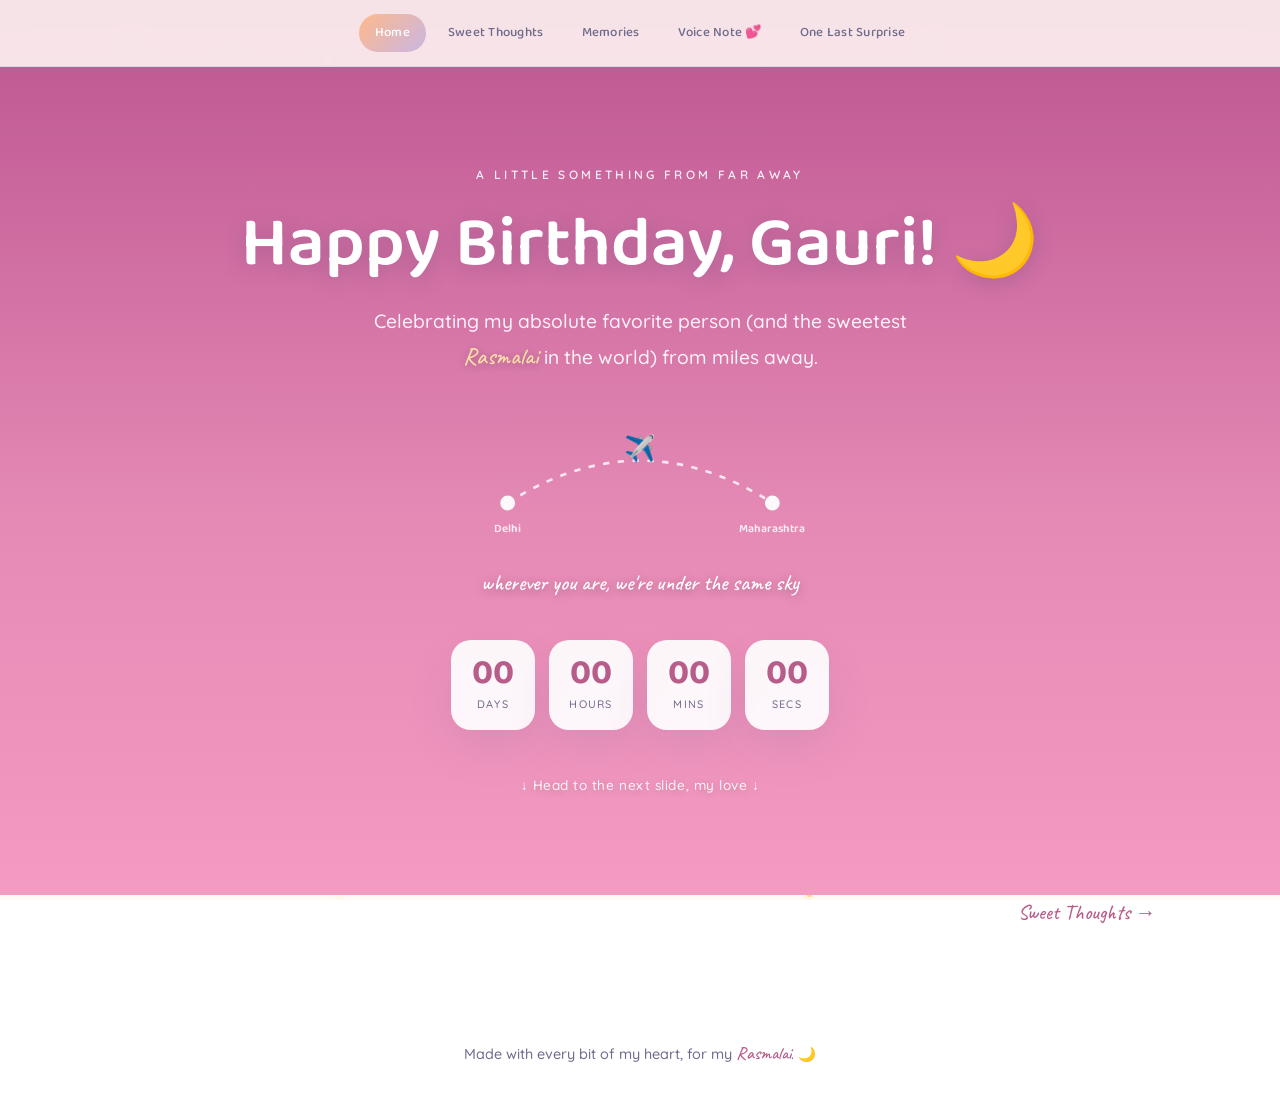
<file: index.html>
<!DOCTYPE html>
<html lang="en">
<head>
<meta charset="UTF-8" />
<meta name="viewport" content="width=device-width, initial-scale=1.0" />
<title>Happy Birthday, Gauri 🌙</title>
<link rel="preconnect" href="https://fonts.googleapis.com">
<link rel="preconnect" href="https://fonts.gstatic.com" crossorigin>
<link href="https://fonts.googleapis.com/css2?family=Baloo+2:wght@500;600;700;800&family=Caveat:wght@600;700&family=Quicksand:wght@400;500;600;700&display=swap" rel="stylesheet">
<link rel="stylesheet" href="css/style.css">
</head>
<body>

<div id="particle-layer" aria-hidden="true"></div>



<canvas id="confetti-canvas"></canvas>

<nav class="slide-nav">
  <a href="index.html" class="active">Home</a>
  <a href="thoughts.html">Sweet Thoughts</a>
  <a href="memories.html">Memories</a>
  <a href="jukebox.html">Voice Note 💕</a>
  <a href="surprise.html">One Last Surprise</a>
</nav>

<header class="hero">
  <div class="hero-eyebrow">A little something from far away</div>
  <h1>Happy Birthday, Gauri! 🌙</h1>
  <p class="subtitle">Celebrating my absolute favorite person (and the sweetest <span class="script">Rasmalai</span> in the world) from miles away.</p>

  <!-- Distance illustration: two pins joined by a dashed flight path -->
<svg class="distance-map" viewBox="0 0 340 130" aria-hidden="true">
  <path class="flight-path" d="M45,85 Q170,5 295,85" />
  <circle class="pin" cx="45" cy="85" r="7"></circle>
  <circle class="pin" cx="295" cy="85" r="7"></circle>
  <text class="plane" x="155" y="42" font-size="24">✈️</text>
  <text class="city-label" x="45" y="112" text-anchor="middle">Delhi</text>
  <text class="city-label" x="295" y="112" text-anchor="middle">Maharashtra</text>
</svg>
  <div class="same-sky-note">wherever you are, we're under the same sky</div>

  <div class="countdown" id="countdown" aria-live="polite">
    <div class="unit"><span class="num" id="cd-days">00</span><span class="label">Days</span></div>
    <div class="unit"><span class="num" id="cd-hours">00</span><span class="label">Hours</span></div>
    <div class="unit"><span class="num" id="cd-mins">00</span><span class="label">Mins</span></div>
    <div class="unit"><span class="num" id="cd-secs">00</span><span class="label">Secs</span></div>
  </div>

  <div class="scroll-hint">↓ Head to the next slide, my love ↓</div>
</header>

<div class="reveal-content">
  <div class="slide-footer-nav">
    <span></span>
    <a href="thoughts.html">Sweet Thoughts →</a>
  </div>
  <footer class="page-footer">Made with every bit of my heart, for my <span class="script">Rasmalai</span>. 🌙</footer>
</div>

<script src="js/data.js"></script>
<script src="js/lock.js"></script>
<script src="js/particles.js"></script>
<script src="js/countdown.js"></script>
</body>
</html>
</file>
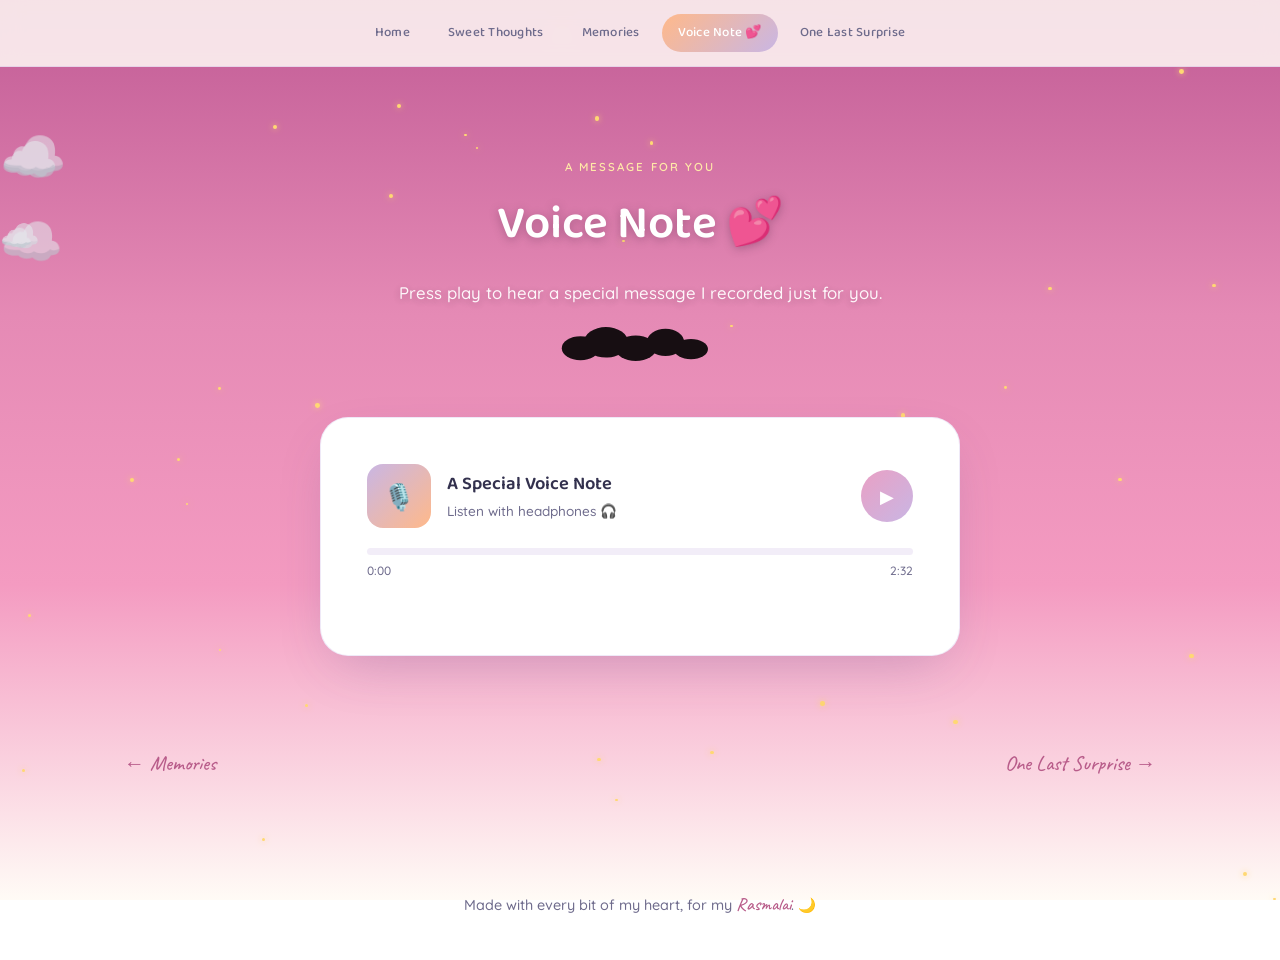
<file: jukebox.html>
<!DOCTYPE html>
<html lang="en">
<head>
<meta charset="UTF-8" />
<meta name="viewport" content="width=device-width, initial-scale=1.0" />
<title>A Special Voice Note 💕</title>
<link rel="preconnect" href="https://fonts.googleapis.com">
<link rel="preconnect" href="https://fonts.gstatic.com" crossorigin>
<link href="https://fonts.googleapis.com/css2?family=Baloo+2:wght@500;600;700;800&family=Caveat:wght@600;700&family=Quicksand:wght@400;500;600;700&display=swap" rel="stylesheet">
<link rel="stylesheet" href="css/style.css">
</head>
<body>

<div id="particle-layer" aria-hidden="true"></div>

<nav class="slide-nav">
  <a href="index.html">Home</a>
  <a href="thoughts.html">Sweet Thoughts</a>
  <a href="memories.html">Memories</a>
  <a href="jukebox.html" class="active">Voice Note 💕</a>
  <a href="surprise.html">One Last Surprise</a>
</nav>

<div class="reveal-content">
  <section class="section">
    <div class="section-head">
      <div class="eyebrow">A Message For You</div>
      <h2>Voice Note 💕</h2>
      <p>Press play to hear a special message I recorded just for you.</p>
      <svg class="cloud-divider" viewBox="0 0 220 40" aria-hidden="true">
        <ellipse cx="40" cy="25" rx="22" ry="14"></ellipse>
        <ellipse cx="70" cy="18" rx="26" ry="18"></ellipse>
        <ellipse cx="105" cy="25" rx="24" ry="15"></ellipse>
        <ellipse cx="140" cy="18" rx="22" ry="16"></ellipse>
        <ellipse cx="170" cy="26" rx="20" ry="12"></ellipse>
      </svg>
    </div>

    <div class="jukebox">
      <div class="jukebox-track">
        <div class="jukebox-art">🎙️</div>
        <div class="jukebox-meta">
          <div class="title" id="jukebox-title">A Special Voice Note</div>
          <div class="artist" id="jukebox-subtitle">Listen with headphones 🎧</div>
        </div>
        <button class="play-btn" id="play-btn" aria-label="Play or pause">▶</button>
      </div>
      <div class="progress-track"><div class="progress-fill" id="progress-fill"></div></div>
      <div class="progress-time"><span id="progress-current">0:00</span><span id="progress-total">0:00</span></div>

      <div class="spotify-slot" id="spotify-slot"></div>
    </div>
  </section>

  <div class="slide-footer-nav">
    <a href="memories.html">← Memories</a>
    <a href="surprise.html">One Last Surprise →</a>
  </div>
  <footer class="page-footer">Made with every bit of my heart, for my <span class="script">Rasmalai</span>. 🌙</footer>
</div>

<script src="js/data.js"></script>
<script src="js/lock.js"></script>
<script src="js/particles.js"></script>
<script src="js/jukebox.js"></script>
</body>
</html>
</file>
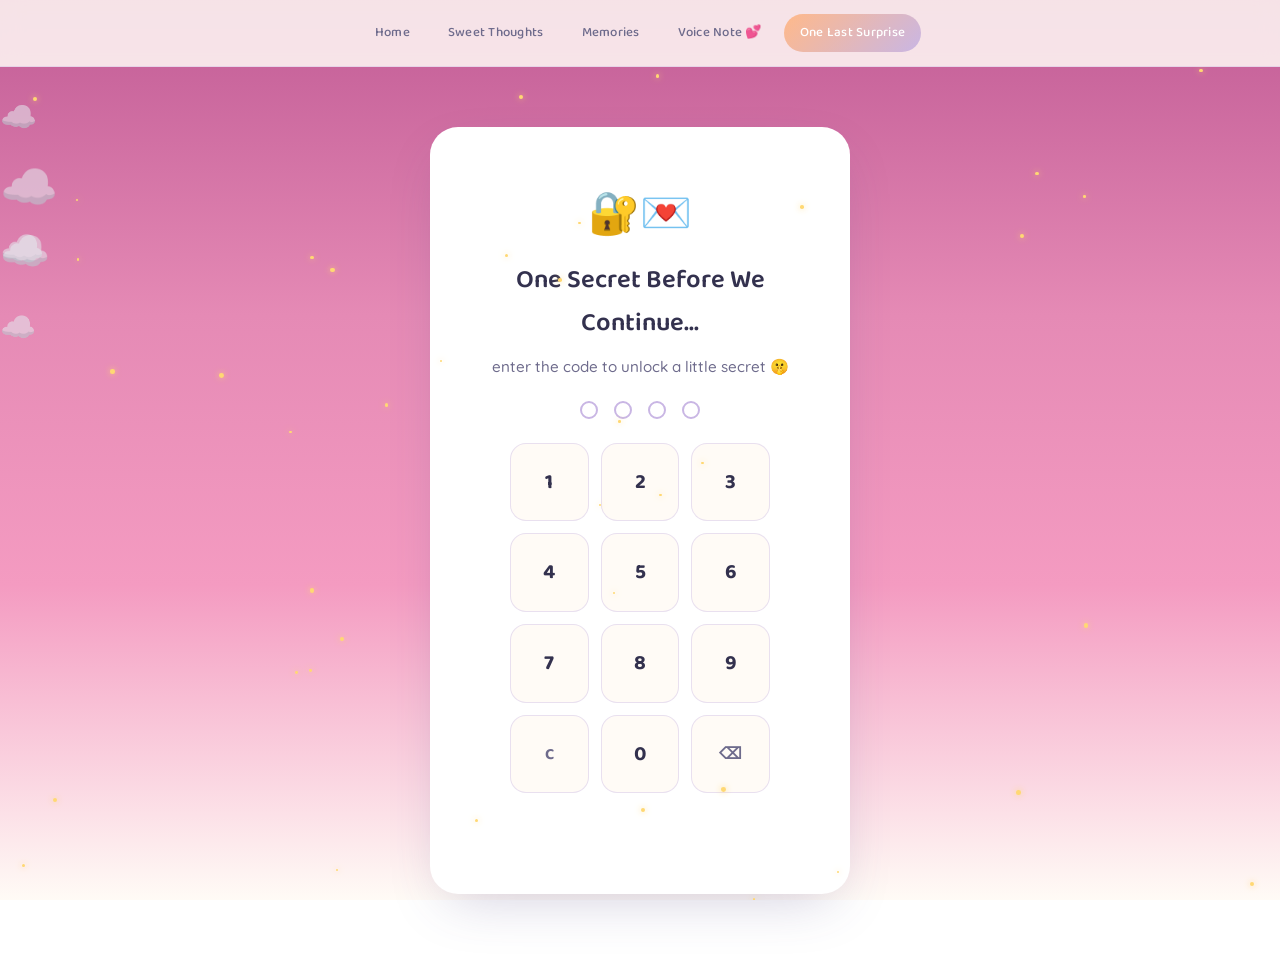
<file: surprise.html>
<!DOCTYPE html>
<html lang="en">
<head>
<meta charset="UTF-8" />
<meta name="viewport" content="width=device-width, initial-scale=1.0" />
<title>One Last Surprise, Rasmalai 🪔</title>
<link rel="preconnect" href="https://fonts.googleapis.com">
<link rel="preconnect" href="https://fonts.gstatic.com" crossorigin>
<link href="https://fonts.googleapis.com/css2?family=Baloo+2:wght@500;600;700;800&family=Caveat:wght@600;700&family=Quicksand:wght@400;500;600;700&display=swap" rel="stylesheet">
<link rel="stylesheet" href="css/style.css">
</head>
<body>

<div id="particle-layer" aria-hidden="true"></div>



<nav class="slide-nav">
  <a href="index.html">Home</a>
  <a href="thoughts.html">Sweet Thoughts</a>
  <a href="memories.html">Memories</a>
  <a href="jukebox.html">Voice Note 💕</a>
  <a href="surprise.html" class="active">One Last Surprise</a>
</nav>

<div class="reveal-content">

  <!-- ===== STEP 1: PIN GATE ===== -->
  <div id="password-gate" class="password-gate">
    <div class="password-card">
      <span class="password-emoji">🔐💌</span>
      <h2>One Secret Before We Continue...</h2>
      <p id="password-hint">Enter the code to unlock a little secret 🤫</p>

      <div class="pin-display" id="pin-display">
        <span class="pin-dot" data-i="0"></span>
        <span class="pin-dot" data-i="1"></span>
        <span class="pin-dot" data-i="2"></span>
        <span class="pin-dot" data-i="3"></span>
      </div>

      <div class="pin-keypad">
        <button type="button" class="pin-key" data-key="1">1</button>
        <button type="button" class="pin-key" data-key="2">2</button>
        <button type="button" class="pin-key" data-key="3">3</button>
        <button type="button" class="pin-key" data-key="4">4</button>
        <button type="button" class="pin-key" data-key="5">5</button>
        <button type="button" class="pin-key" data-key="6">6</button>
        <button type="button" class="pin-key" data-key="7">7</button>
        <button type="button" class="pin-key" data-key="8">8</button>
        <button type="button" class="pin-key" data-key="9">9</button>
        <button type="button" class="pin-key pin-key-clear" data-key="clear">C</button>
        <button type="button" class="pin-key" data-key="0">0</button>
        <button type="button" class="pin-key pin-key-back" data-key="back">⌫</button>
      </div>

      <p class="password-error" id="password-error">Not quite, try again 🥺</p>
    </div>
  </div>

  <!-- ===== STEP 2: PASSWORD SUCCESS MESSAGE ===== -->
  <div id="password-success" class="password-success">
    <div class="success-card">
      <div class="success-hearts">💕 💗 💖 💓 💞</div>
      <h2 id="success-title">You are mine, and I love you so much 💕</h2>
      <p id="success-subtitle">Now let's see what's waiting for you...</p>
      <button class="btn" id="continue-btn">Continue ✨</button>
    </div>
  </div>

  <!-- ===== STEP 3: MAIN CONTENT (hidden until she unlocks it) ===== -->
  <div id="main-content" class="main-content">

    <!-- Cat + bouquet -->
    <section class="section bouquet-section">
      <div class="section-head">
        <div class="eyebrow">Since I can't hand it to you myself</div>
        <h2>A Little Bouquet, Just for You 🌸</h2>
        <p>I can't be there to hand you real flowers, so here's a cat-approved virtual bouquet — and don't worry, a real bento cake and a hand-crocheted flower are already on their way to your doorstep!</p>
        <svg class="cloud-divider" viewBox="0 0 220 40" aria-hidden="true">
          <ellipse cx="40" cy="25" rx="22" ry="14"></ellipse>
          <ellipse cx="70" cy="18" rx="26" ry="18"></ellipse>
          <ellipse cx="105" cy="25" rx="24" ry="15"></ellipse>
          <ellipse cx="140" cy="18" rx="22" ry="16"></ellipse>
          <ellipse cx="170" cy="26" rx="20" ry="12"></ellipse>
        </svg>
      </div>

      <div class="cat-bouquet-card">
        <img src="codecat.jpeg" alt="A cute cat holding a bouquet of flowers" class="cat-bouquet" />
      </div>

      <div class="reveal-next-wrap">
        <button class="btn" id="reveal-lamp-btn">One more surprise for you... →</button>
      </div>
    </section>

    <!-- Lamp + cake (hidden until she taps the button above) -->
    <section class="section section--alt final-surprise" id="lamp-cake-section">
      <div class="section-head" style="margin-bottom:10px;">
        <div class="eyebrow">One last surprise</div>
        <h2>One Last Surprise, Rasmalai 🪔</h2>
        <svg class="cloud-divider" viewBox="0 0 220 40" aria-hidden="true">
          <ellipse cx="40" cy="25" rx="22" ry="14"></ellipse>
          <ellipse cx="70" cy="18" rx="26" ry="18"></ellipse>
          <ellipse cx="105" cy="25" rx="24" ry="15"></ellipse>
          <ellipse cx="140" cy="18" rx="22" ry="16"></ellipse>
          <ellipse cx="170" cy="26" rx="20" ry="12"></ellipse>
        </svg>
      </div>

      <!-- Step A: pull the lamp string -->
      <div class="lamp-stage" id="lamp-stage">
        <svg class="lamp-svg" viewBox="0 0 160 180" aria-hidden="true">
          <line x1="80" y1="0" x2="80" y2="40" stroke="#33314E" stroke-width="3"/>
          <path d="M50,40 L110,40 L95,80 L65,80 Z" fill="#FFD873"/>
          <circle cx="80" cy="90" r="14" fill="#FFF3C4" id="lamp-bulb"/>
          <line x1="80" y1="104" x2="80" y2="150" stroke="#C9B6E4" stroke-width="3"/>
          <circle id="lamp-pull" cx="80" cy="155" r="11" fill="#E58AB5" tabindex="0" role="button" aria-label="Pull the lamp string"></circle>
        </svg>
        <p class="lamp-hint" id="lamp-hint">tap the pink knob to pull the string ↓</p>
      </div>

      <!-- Step B: cake appears (your own photo), swipe to cut -->
      <div class="cake-stage" id="cake-stage">
        <p class="cake-hint" id="cake-hint">swipe across the cake to cut it 🎂</p>
        <div class="cake-photo-wrap" id="cake-photo-wrap">
          <img src="cake.jpg" alt="Our cake" class="cake-photo cake-photo-left" id="cake-photo-left" />
          <img src="cake.jpg" alt="" class="cake-photo cake-photo-right" id="cake-photo-right" aria-hidden="true" />
          <div class="cake-reveal-heart" id="cake-reveal-heart">💗</div>
        </div>
      </div>

      <!-- Step C: bouncy birthday message pops in after cutting -->
      <div class="bday-message" id="bday-message" aria-live="polite">
        <span class="pop-word" style="--d:0s">Happy</span>
        <span class="pop-word" style="--d:0.15s">Birthday</span>
        <span class="pop-word script-word" style="--d:0.3s">Gauri!</span>
        <span class="pop-word" style="--d:0.5s">My</span>
        <span class="pop-word script-word" style="--d:0.65s">Rasmalai</span>
        <span class="pop-word" style="--d:0.85s">always</span>
        <span class="pop-word" style="--d:1s">be</span>
        <span class="pop-word" style="--d:1.15s">happy</span>
        <span class="pop-word" style="--d:1.3s">🥳💖</span>
      </div>
    </section>

    <div class="slide-footer-nav">
      <a href="jukebox.html">← Jukebox</a>
      <span></span>
    </div>
    <footer class="page-footer">Made with every bit of my heart, for my <span class="script">Rasmalai</span>. 🌙</footer>
  </div>
  <!-- /#main-content -->

</div>

<script src="js/data.js"></script>
<script src="js/lock.js"></script>
<script src="js/particles.js"></script>
<script src="js/password.js"></script>
<script src="js/lamp-cake.js"></script>
</body>
</html>
</file>
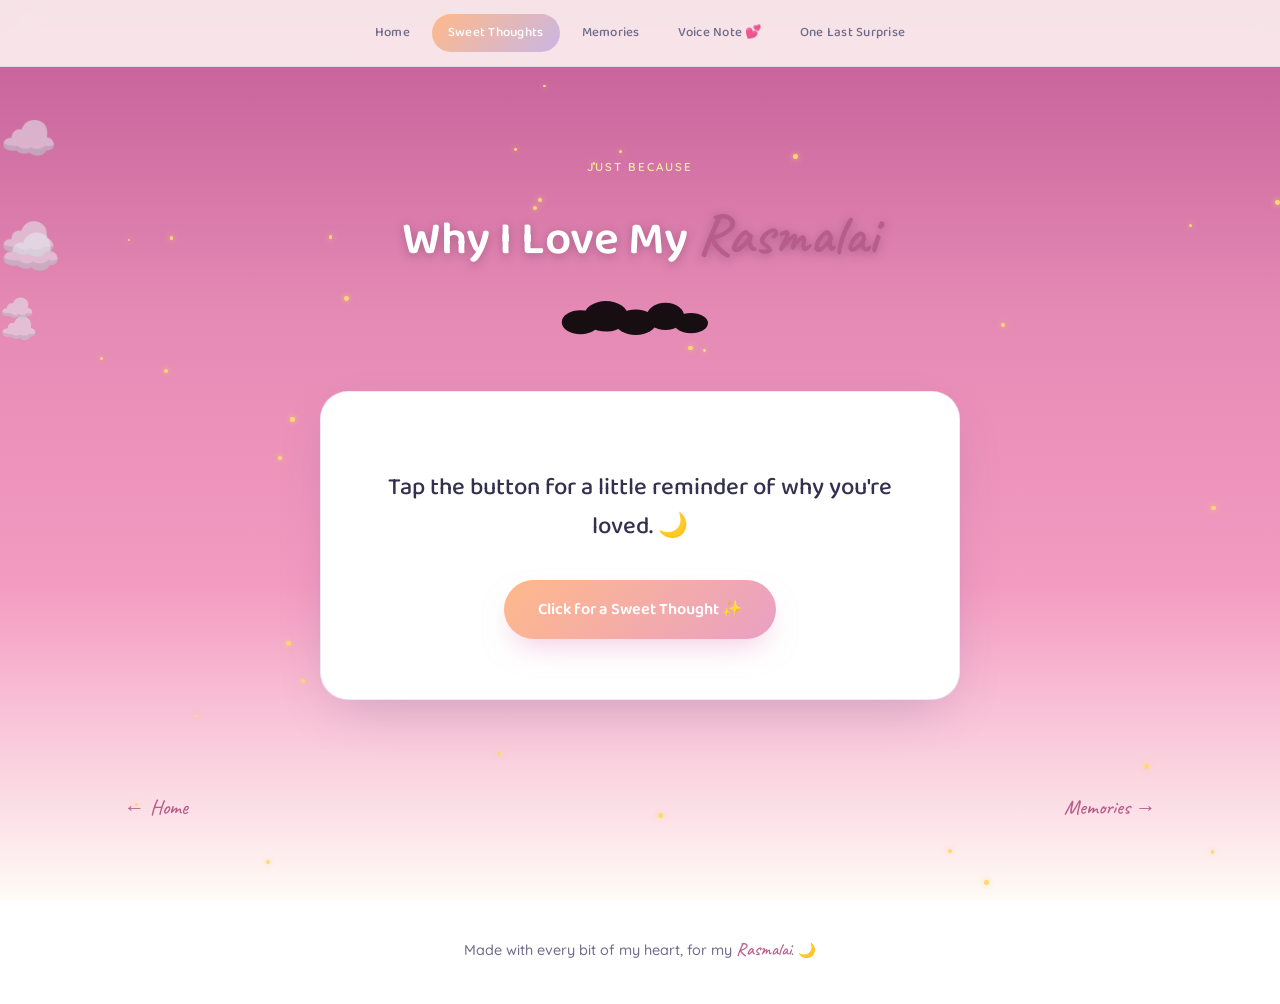
<file: thoughts.html>
<!DOCTYPE html>
<html lang="en">
<head>
<meta charset="UTF-8" />
<meta name="viewport" content="width=device-width, initial-scale=1.0" />
<title>Why I Love My Rasmalai</title>
<link rel="preconnect" href="https://fonts.googleapis.com">
<link rel="preconnect" href="https://fonts.gstatic.com" crossorigin>
<link href="https://fonts.googleapis.com/css2?family=Baloo+2:wght@500;600;700;800&family=Caveat:wght@600;700&family=Quicksand:wght@400;500;600;700&display=swap" rel="stylesheet">
<link rel="stylesheet" href="css/style.css">
</head>
<body>

<div id="particle-layer" aria-hidden="true"></div>



<nav class="slide-nav">
  <a href="index.html">Home</a>
  <a href="thoughts.html" class="active">Sweet Thoughts</a>
  <a href="memories.html">Memories</a>
  <a href="jukebox.html">Voice Note 💕</a>
  <a href="surprise.html">One Last Surprise</a>
</nav>

<div class="reveal-content">
  <section class="section">
    <div class="section-head">
      <div class="eyebrow">Just because</div>
      <h2>Why I Love My <span class="script">Rasmalai</span></h2>
      <svg class="cloud-divider" viewBox="0 0 220 40" aria-hidden="true">
        <ellipse cx="40" cy="25" rx="22" ry="14"></ellipse>
        <ellipse cx="70" cy="18" rx="26" ry="18"></ellipse>
        <ellipse cx="105" cy="25" rx="24" ry="15"></ellipse>
        <ellipse cx="140" cy="18" rx="22" ry="16"></ellipse>
        <ellipse cx="170" cy="26" rx="20" ry="12"></ellipse>
      </svg>
    </div>

    <div class="thought-card">
      <div class="thought-display">
        <span id="thought-text" class="show">Tap the button for a little reminder of why you're loved. 🌙</span>
      </div>
      <button class="btn" id="thought-btn">Click for a Sweet Thought ✨</button>
    </div>
  </section>

  <div class="slide-footer-nav">
    <a href="index.html">← Home</a>
    <a href="memories.html">Memories →</a>
  </div>
  <footer class="page-footer">Made with every bit of my heart, for my <span class="script">Rasmalai</span>. 🌙</footer>
</div>

<script src="js/data.js"></script>
<script src="js/lock.js"></script>
<script src="js/particles.js"></script>
<script src="js/thoughts.js"></script>
</body>
</html>
</file>
<file: css/style.css>
/* ================================================================
   DESIGN TOKENS — Dreamy Pastel Sky
   ================================================================ */
:root{
  --sky-deep:     #A9C6F0;
  --sky-mid:      #E3C6EC;
  --sky-horizon:  #FFD9C2;
  --hero-pink-deep:  #C15B95;
  --hero-pink-mid:   #E58AB5;
  --hero-pink-light: #F49BC1;
  --cream:        #FFFBF6;
  --card:         #FFFFFF;
  --lavender:     #C9B6E4;
  --blush:        #FFD3E0;
  --peach:        #FFB98A;
  --gold:         #FFD873;
  --indigo:       #33314E;
  --indigo-soft:  #6E6B8C;
  --shadow:       0 20px 55px -18px rgba(80, 70, 130, 0.28);
  --radius-lg:    28px;
  --radius-md:    20px;
  --display: 'Baloo 2', cursive;
  --script: 'Caveat', cursive;
  --sans: 'Quicksand', sans-serif;
}

*{ box-sizing:border-box; }
html{ scroll-behavior:smooth; }

body{
  margin:0;
  background:linear-gradient(180deg, var(--hero-pink-deep) 0%, var(--hero-pink-mid) 35%, var(--hero-pink-light) 65%, var(--cream) 100%);
  background-attachment:fixed;
  color:var(--indigo);
  font-family:var(--sans);
  font-weight:500;
  overflow-x:hidden;
  line-height:1.65;
}

::selection{ background:var(--blush); color:var(--indigo); }
a, button{ font-family:inherit; }
a:focus-visible, button:focus-visible{
  outline:2px solid var(--indigo);
  outline-offset:3px;
}
h1,h2,h3{ font-family:var(--display); font-weight:600; margin:0; color:var(--indigo); }
.eyebrow{
  font-family:var(--sans); letter-spacing:0.18em; text-transform:uppercase;
  font-size:0.72rem; color:#FFE9A8; font-weight:600;
}
.script{ font-family:var(--script); font-size:1.25em; color:#B85C8A; }
.hero .script{
  color:#FFE9A8;
  text-shadow:0 2px 10px rgba(80,40,70,0.35);
}

/* ================================================================
   SLIDE NAVIGATION
   ================================================================ */
.slide-nav{
  position:sticky;
  top:0;
  z-index:40;
  display:flex;
  justify-content:center;
  gap:6px;
  flex-wrap:wrap;
  padding:14px 12px;
  background:rgba(255,251,246,0.85);
  backdrop-filter:blur(10px);
  border-bottom:1px solid rgba(201,182,228,0.35);
}
.slide-nav a{
  text-decoration:none;
  font-family:var(--display);
  font-size:0.82rem;
  letter-spacing:0.02em;
  color:var(--indigo-soft);
  padding:8px 16px;
  border-radius:999px;
  transition:background 0.2s ease, color 0.2s ease, transform 0.2s ease;
}
.slide-nav a:hover{ background:var(--blush); color:var(--indigo); transform:translateY(-1px); }
.slide-nav a.active{
  background:linear-gradient(135deg, var(--peach), var(--lavender));
  color:#fff;
}

.slide-footer-nav{
  display:flex;
  justify-content:space-between;
  max-width:1080px;
  margin:0 auto;
  padding:0 24px 50px;
}
.slide-footer-nav a{
  text-decoration:none;
  color:#B85C8A;
  font-family:var(--script);
  font-size:1.3rem;
}
.slide-footer-nav a:hover{ text-decoration:underline; }

.cloud-divider{
  display:block;
  width:220px;
  height:34px;
  margin:20px auto 0;
  opacity:0.9;
}
.cloud-divider path{ fill:var(--card); }

/* ================================================================
   AMBIENT SKY LAYER
   ================================================================ */
#particle-layer{ position:fixed; inset:0; pointer-events:none; z-index:2; overflow:hidden; }
.star{
  position:absolute;
  border-radius:50%;
  background:var(--gold);
  box-shadow:0 0 6px rgba(255,216,115,0.9);
  animation:twinkle ease-in-out infinite;
}
@keyframes twinkle{
  0%,100%{ opacity:0.15; transform:scale(0.8); }
  50%{ opacity:1; transform:scale(1.15); }
}
.cloud-puff{
  position:absolute;
  opacity:0.55;
  filter:blur(0.5px);
  animation:driftAcross linear infinite;
  font-size:2.4rem;
}
@keyframes driftAcross{
  0%{ transform:translateX(-10vw); }
  100%{ transform:translateX(110vw); }
}

/* ================================================================
   SECTION LAYOUT
   ================================================================ */
.section{ max-width:1080px; margin:0 auto; padding:90px 24px; position:relative; z-index:3; }
.section--alt{ background:transparent; }
.section-head{ text-align:center; max-width:640px; margin:0 auto 56px; }
.section-head h2{ font-size:clamp(2rem, 4vw, 2.9rem); margin:10px 0 14px; color:#fff; text-shadow:0 2px 10px rgba(80,40,70,0.35); }
.section-head p{ color:#fff; opacity:0.92; font-size:1.05rem; text-shadow:0 2px 8px rgba(80,40,70,0.3); }

/* ================================================================
   HERO
   ================================================================ */
.hero{
  min-height:92vh;
  display:flex; flex-direction:column; align-items:center; justify-content:center;
  text-align:center; padding:40px 24px; position:relative; z-index:3;
  background:linear-gradient(180deg, var(--hero-pink-deep) 0%, var(--hero-pink-mid) 55%, var(--hero-pink-light) 100%);
}
.hero-eyebrow{
  letter-spacing:0.28em; text-transform:uppercase; font-size:0.75rem;
  color:#fff; opacity:0.9; margin-bottom:20px; font-weight:600;
}
.hero h1{
  font-size:clamp(2.3rem, 7vw, 4.4rem); line-height:1.15; max-width:820px; color:#fff;
  text-shadow:0 4px 20px rgba(80,60,110,0.25);
}
.hero p.subtitle{
  max-width:560px; margin:20px auto 0; font-size:clamp(1rem, 2vw, 1.2rem);
  color:#fff; opacity:0.92;
}

.distance-map{
  margin:36px auto 0;
  max-width:360px;
  opacity:0.95;
}
.distance-map .flight-path{
  stroke:#fff;
  stroke-width:2.5;
  stroke-dasharray:6 8;
  fill:none;
  opacity:0.85;
}
.distance-map .pin{ fill:#fff; }
.distance-map .plane{
  animation:flyAlong 3.5s ease-in-out infinite;
}
.distance-map .city-label{
  font-family:var(--display);
  font-size:11px;
  font-weight:600;
  fill:#fff;
  opacity:0.9;
}
@keyframes flyAlong{
  0%,100%{ transform:translate(0,0); }
  50%{ transform:translate(4px,-6px); }
}
.same-sky-note{
  margin-top:14px;
  font-family:var(--script);
  font-size:1.4rem;
  color:#fff;
  text-shadow:0 2px 10px rgba(80,40,70,0.35);
}

.countdown{ margin-top:38px; display:flex; gap:14px; flex-wrap:wrap; justify-content:center; }
.countdown .unit{
  background:rgba(255,255,255,0.92);
  border-radius:var(--radius-md);
  box-shadow:var(--shadow);
  padding:16px 20px;
  min-width:84px;
}
.countdown .unit .num{
  font-family:var(--display); font-size:2.2rem; font-weight:700; color:#B85C8A; display:block; line-height:1;
}
.countdown .unit .label{
  font-size:0.68rem; letter-spacing:0.12em; text-transform:uppercase; color:var(--indigo-soft);
  display:block; margin-top:5px;
}
.scroll-hint{ margin-top:44px; font-size:0.85rem; color:#fff; opacity:0.9; letter-spacing:0.04em; text-shadow:0 2px 10px rgba(80,40,70,0.3); }

/* ================================================================
   LOCK OVERLAY
   ================================================================ */
#lock-overlay{
  position:fixed; inset:0; z-index:50;
  background:linear-gradient(180deg, rgba(193,91,149,0.92), rgba(251,199,220,0.92));
  backdrop-filter:blur(14px); -webkit-backdrop-filter:blur(14px);
  display:flex; align-items:center; justify-content:center; text-align:center;
  padding:32px; transition:opacity 0.8s ease;
}
#lock-overlay .lock-card{ max-width:460px; background:rgba(255,255,255,0.9); padding:40px 32px; border-radius:28px; box-shadow:var(--shadow); }
#lock-overlay .lock-emoji{ font-size:3rem; display:block; margin-bottom:18px; }
#lock-overlay h2{ font-size:clamp(1.5rem, 4vw, 2.1rem); }
#lock-overlay p{ color:var(--indigo-soft); margin-top:14px; font-size:1.05rem; }
body.locked .reveal-content{ filter:blur(10px); user-select:none; pointer-events:none; }
body:not(.locked) #lock-overlay{ opacity:0; pointer-events:none; }

#confetti-canvas{ position:fixed; inset:0; z-index:60; pointer-events:none; }

/* ================================================================
   BUTTONS
   ================================================================ */
.btn{
  appearance:none; border:none; cursor:pointer; font-family:var(--display); font-weight:600;
  font-size:1.02rem; padding:16px 34px; border-radius:999px;
  background:linear-gradient(135deg, var(--peach), #E9A0C4);
  color:#fff; box-shadow:0 14px 30px -10px rgba(233,160,196,0.6);
  transition:transform 0.25s ease, box-shadow 0.25s ease;
}
.btn:hover{ transform:translateY(-3px); box-shadow:0 18px 34px -12px rgba(233,160,196,0.7); }
.btn:active{ transform:translateY(-1px); }

/* ================================================================
   SWEET THOUGHT GENERATOR
   ================================================================ */
.thought-card{
  background:var(--card); border-radius:var(--radius-lg); box-shadow:var(--shadow);
  padding:clamp(32px, 6vw, 60px); text-align:center; max-width:640px; margin:0 auto;
  border:1px solid rgba(201,182,228,0.3);
}
.thought-display{
  min-height:110px; display:flex; align-items:center; justify-content:center;
  font-family:var(--display); font-size:clamp(1.15rem, 2.4vw, 1.5rem); font-weight:500;
  color:var(--indigo); padding:10px 6px;
}
.thought-display span{ opacity:0; transform:translateY(8px); transition:opacity 0.6s ease, transform 0.6s ease; }
.thought-display span.show{ opacity:1; transform:translateY(0); }
.thought-card .btn{ margin-top:18px; }
/* ================================================================
   GALLERY HINT
   ================================================================ */
.gallery-hint{
  text-align:center;
  font-family:var(--display);
  font-size:0.85rem;
  color:#fff;
  opacity:0.9;
  text-shadow:0 2px 8px rgba(80,40,70,0.3);
  margin:0 auto 18px;
}

/* ================================================================
   MEMORY VAULT (PHOTO GRID)
   ================================================================ */
.memory-grid{ 
  display:grid; 
  grid-template-columns:repeat(3, 1fr); 
  gap:18px; 
}

/* ================================================================
   MEMORY VAULT (PHOTO GRID)
   ================================================================ */


.memory-grid{ 
  display:grid; 
  grid-template-columns:repeat(3, 1fr); 
  gap:18px; 
}

.memory-tile{
  position:relative; 
  border-radius:var(--radius-md); 
  overflow:hidden;
  box-shadow:0 12px 28px -14px rgba(80,70,130,0.35); 
  cursor:pointer;
  border:4px solid #fff; 
  background:#fff;
  display:flex;
  flex-direction:column;
}

.memory-photo{ 
  width:100%;
  aspect-ratio:4/5; 
  overflow:hidden; 
}

.memory-photo img{ 
  width:100%; 
  height:100%; 
  object-fit:cover; 
  display:block; 
  transition:transform 0.5s ease; 
}

.memory-tile:hover .memory-photo img, 
.memory-tile:focus-within .memory-photo img{ 
  transform:scale(1.06); 
}

.memory-caption{
  padding:10px 8px 14px;
  text-align:center;
  background:#fff;
  color:var(--indigo);
  font-family:var(--display);
  font-size:0.85rem;
  font-weight:600;
  line-height:1.3;
  margin-top:auto;
}

/* Tablet Layout */
@media (max-width:720px){ 
  .memory-grid{ 
    grid-template-columns:repeat(2, 1fr); 
    gap:14px; 
  } 
}

/* Mobile Layout: 2 equal columns x 3 rows */
@media (max-width:480px){
  .memory-grid{ 
    grid-template-columns:repeat(2, 1fr); 
    gap:10px; 
    padding:0;
    max-width:100%; 
    margin:0 auto; 
  }

  .memory-photo{
    height:160px; /* Fixed height so all 6 cards are perfectly equal */
    aspect-ratio: auto;
  }

  .memory-caption{ 
    font-size:0.78rem; 
    padding:8px 4px; 
  }
}

/* Tap-to-enlarge polaroid popup */
.memory-lightbox{
  position:fixed; inset:0; z-index:75;
  display:none; align-items:center; justify-content:center;
  padding:24px;
  background:rgba(51,49,78,0.72);
  backdrop-filter:blur(4px);
}
.memory-lightbox.open{ display:flex; }
.polaroid-card{
  position:relative;
  background:#fff;
  padding:14px 14px 26px;
  border-radius:6px;
  max-width:340px;
  width:100%;
  box-shadow:0 30px 70px -20px rgba(0,0,0,0.5);
  transform:rotate(-1.5deg);
  animation:polaroidPop 0.3s cubic-bezier(.34,1.56,.64,1);
}
@keyframes polaroidPop{
  0%{ transform:rotate(-1.5deg) scale(0.85); opacity:0; }
  100%{ transform:rotate(-1.5deg) scale(1); opacity:1; }
}
.polaroid-card img{
  width:100%;
  aspect-ratio:4/5;
  object-fit:cover;
  border-radius:2px;
  display:block;
}
.polaroid-card p{
  font-family:var(--script);
  font-size:1.3rem;
  color:var(--indigo);
  text-align:center;
  margin:12px 0 0;
}
.lightbox-close{
  position:absolute; top:-14px; right:-14px;
  width:34px; height:34px; border-radius:50%;
  background:#fff; border:none; cursor:pointer;
  font-size:1rem; color:var(--indigo-soft);
  box-shadow:0 6px 16px -4px rgba(0,0,0,0.3);
}

/* ================================================================
   JUKEBOX
   ================================================================ */
.jukebox{
  background:var(--card); border-radius:var(--radius-lg); box-shadow:var(--shadow);
  padding:clamp(28px, 5vw, 46px); max-width:640px; margin:0 auto;
  border:1px solid rgba(201,182,228,0.3);
}
.jukebox-track{ display:flex; align-items:center; gap:16px; }
.jukebox-art{
  width:64px; height:64px; border-radius:16px;
  background:linear-gradient(135deg, var(--lavender), var(--peach));
  flex-shrink:0; display:flex; align-items:center; justify-content:center; font-size:1.6rem;
}
.jukebox-meta{ flex:1; min-width:0; }
.jukebox-meta .title{ font-family:var(--display); font-size:1.15rem; font-weight:600; }
.jukebox-meta .artist{ font-size:0.85rem; color:var(--indigo-soft); }
.play-btn{
  width:52px; height:52px; border-radius:50%; border:none;
  background:linear-gradient(135deg, #E9A0C4, var(--lavender));
  color:#fff; font-size:1.1rem; cursor:pointer; display:flex; align-items:center;
  justify-content:center; flex-shrink:0; transition:transform 0.2s ease;
}
.play-btn:hover{ transform:scale(1.06); }
.progress-track{ margin-top:20px; height:7px; border-radius:999px; background:rgba(201,182,228,0.25); overflow:hidden; }
.progress-fill{ height:100%; width:0%; background:linear-gradient(90deg, var(--peach), var(--lavender)); border-radius:999px; transition:width 0.2s linear; }
.progress-time{ display:flex; justify-content:space-between; font-size:0.75rem; color:var(--indigo-soft); margin-top:6px; }
.spotify-slot{ margin-top:28px; border-radius:16px; overflow:hidden; }

/* ================================================================
   PASSWORD GATE
   ================================================================ */
.password-gate{
  min-height:65vh;
  display:flex; align-items:center; justify-content:center;
  padding:60px 20px;
}
.password-card{
  background:#fff; border-radius:var(--radius-lg); box-shadow:var(--shadow);
  padding:clamp(30px, 6vw, 50px); text-align:center; max-width:420px; width:100%;
}
.password-emoji{ font-size:2.6rem; display:block; margin-bottom:14px; }
.password-card h2{ font-size:clamp(1.3rem, 4vw, 1.6rem); color:var(--indigo); }
.password-card p{ color:var(--indigo-soft); margin-top:10px; font-size:0.95rem; }
#password-input{
  padding:14px 18px; border-radius:999px; border:2px solid var(--lavender);
  font-family:var(--sans); font-size:1rem; text-align:center; outline:none;
  color:var(--indigo);
}
#password-input:focus{ border-color:#E58AB5; }

.pin-display{
  display:flex; justify-content:center; gap:16px;
  margin:22px 0 24px;
}
.pin-dot{
  width:18px; height:18px; border-radius:50%;
  border:2px solid var(--lavender);
  background:transparent;
  transition:background 0.2s ease, transform 0.2s ease;
}
.pin-dot.filled{
  background:linear-gradient(135deg, var(--peach), #E9A0C4);
  border-color:transparent;
  transform:scale(1.1);
}
.pin-display.shake{ animation:pinShake 0.4s ease; }
@keyframes pinShake{
  0%,100%{ transform:translateX(0); }
  25%{ transform:translateX(-8px); }
  75%{ transform:translateX(8px); }
}

.pin-keypad{
  display:grid;
  grid-template-columns:repeat(3, 1fr);
  gap:12px;
  max-width:260px;
  margin:0 auto;
}
.pin-key{
  appearance:none; border:none; cursor:pointer;
  aspect-ratio:1/1;
  border-radius:16px;
  background:var(--cream);
  border:1px solid rgba(201,182,228,0.4);
  font-family:var(--display); font-weight:700; font-size:1.3rem;
  color:var(--indigo);
  transition:transform 0.15s ease, background 0.15s ease;
}
.pin-key:hover{ background:var(--blush); }
.pin-key:active{ transform:scale(0.92); }
.pin-key-clear, .pin-key-back{
  font-size:1rem;
  color:var(--indigo-soft);
}

.password-error{
  color:#D6558A; font-size:0.85rem; margin-top:10px; opacity:0; transition:opacity 0.3s ease;
}
.password-error.show{ opacity:1; }

.password-success{
  display:none;
  min-height:65vh; align-items:center; justify-content:center; padding:60px 20px;
  text-align:center;
}
.password-success.show{ display:flex; }
.success-card{ max-width:440px; }
.success-hearts{ font-size:2rem; letter-spacing:8px; animation:heartPulse 1.6s ease-in-out infinite; }
@keyframes heartPulse{ 0%,100%{ transform:scale(1); } 50%{ transform:scale(1.15); } }
.success-card h2{ font-size:clamp(1.5rem, 5vw, 2.1rem); color:#fff; text-shadow:0 2px 10px rgba(80,40,70,0.35); margin-top:16px; }
.success-card p{ color:#fff; opacity:0.92; margin-top:10px; text-shadow:0 2px 8px rgba(80,40,70,0.3); }
.success-card .btn{ margin-top:26px; }

.main-content{
  opacity:0; max-height:0; overflow:hidden;
  transition:opacity 0.6s ease;
}
.main-content.show{ opacity:1; max-height:none; overflow:visible; }

/* ================================================================
   CAT + BOUQUET
   ================================================================ */
.bouquet-section .section-head p{ max-width:520px; }
.cat-bouquet-card{ display:flex; justify-content:center; margin-top:8px; }
.cat-bouquet{
  width:220px;
  max-width:60vw;
  height:auto;
  border-radius:20px;
  filter:drop-shadow(0 14px 20px rgba(80,70,130,0.25));
  animation:bobFloat 3.4s ease-in-out infinite;
}
@keyframes bobFloat{
  0%,100%{ transform:translateY(0); }
  50%{ transform:translateY(-8px); }
}

/* ================================================================
   LAMP-PULL + CAKE-CUT SURPRISE
   ================================================================ */
.reveal-next-wrap{ text-align:center; margin-top:28px; }

.final-surprise{
  opacity:0;
  max-height:0;
  overflow:hidden;
  transition:opacity 0.7s ease, max-height 0.9s ease;
}
.final-surprise.show{
  opacity:1;
  max-height:2000px;
}

.lamp-stage{ text-align:center; margin-bottom:10px; }
.lamp-svg{ width:130px; height:auto; margin:0 auto; display:block; }
#lamp-pull{
  cursor:pointer;
  transform-box: fill-box;
  transform-origin: center;
  transition:transform 0.15s ease;
}
#lamp-pull:hover{ transform:translateY(4px); }
#lamp-pull.pulled{ animation:knobPull 0.6s ease; }
@keyframes knobPull{
  0%{ transform:translateY(0); }
  35%{ transform:translateY(24px); }
  60%{ transform:translateY(10px); }
  100%{ transform:translateY(0); }
}
#lamp-bulb{ transition:fill 0.4s ease, filter 0.4s ease; }
#lamp-bulb.lit{ fill:#FFD873; filter:drop-shadow(0 0 16px rgba(255,216,115,0.95)); }
.lamp-hint, .cake-hint{
  font-family:var(--display); font-size:0.85rem; color:#fff; opacity:0.9;
  margin-top:6px; transition:opacity 0.4s ease; text-shadow:0 2px 8px rgba(80,40,70,0.3);
}

.cake-stage{
  text-align:center;
  margin-top:16px;
  opacity:0;
  transform:translateY(40px) scale(0.9);
  transition:opacity 0.6s ease, transform 0.6s cubic-bezier(.34,1.56,.64,1);
}
.cake-stage.visible{ opacity:1; transform:translateY(0) scale(1); }

.cake-photo-wrap{
  position:relative;
  width:240px; max-width:75vw;
  aspect-ratio:1/1;
  margin:10px auto 0;
  touch-action:pan-y;
  cursor:grab;
}
.cake-photo{
  position:absolute; inset:0;
  width:100%; height:100%;
  object-fit:cover;
  border-radius:24px;
  border:5px solid #fff;
  box-shadow:var(--shadow);
  transition:transform 0.6s cubic-bezier(.34,1.56,.64,1);
}
.cake-photo-left{ clip-path: inset(0 50% 0 0); }
.cake-photo-right{ clip-path: inset(0 0 0 50%); }
.cake-photo-left.cut{ transform:translate(-22px, 6px) rotate(-7deg); }
.cake-photo-right.cut{ transform:translate(22px, 6px) rotate(7deg); }
.cake-reveal-heart{
  position:absolute; inset:0;
  display:flex; align-items:center; justify-content:center;
  font-size:2.6rem;
  opacity:0;
  transition:opacity 0.6s ease 0.3s;
  pointer-events:none;
}
.cake-reveal-heart.show{ opacity:1; }

.bday-message{
  margin-top:26px;
  display:flex; flex-wrap:wrap; justify-content:center; gap:8px 10px;
  opacity:0; pointer-events:none; transition:opacity 0.2s ease;
  padding:0 12px;
}
.bday-message.show{ opacity:1; pointer-events:auto; }
.pop-word{
  font-family:var(--display); font-weight:700;
  font-size:clamp(1.2rem, 4.2vw, 1.9rem);
  color:#fff;
  text-shadow:0 2px 10px rgba(80,40,70,0.35);
  display:inline-block;
  transform:scale(0);
  opacity:0;
}
.bday-message.show .pop-word{
  animation:popIn 0.6s cubic-bezier(.34,1.56,.64,1) forwards;
  animation-delay:var(--d);
}
.pop-word.script-word{ font-family:var(--script); color:#FFE9A8; font-size:clamp(1.5rem, 5vw, 2.3rem); }
@keyframes popIn{
  0%{ transform:scale(0) rotate(-8deg); opacity:0; }
  60%{ transform:scale(1.25) rotate(4deg); opacity:1; }
  100%{ transform:scale(1) rotate(0deg); opacity:1; }
}

footer.page-footer{ text-align:center; padding:60px 24px 40px; color:var(--indigo-soft); font-size:0.9rem; position:relative; z-index:3; }

@media (prefers-reduced-motion: reduce){
  *, *::before, *::after{
    animation-duration:0.01ms !important;
    animation-iteration-count:1 !important;
    transition-duration:0.01ms !important;
    scroll-behavior:auto !important;
  }
}
#lock-overlay { display: none !important; }
</file>
